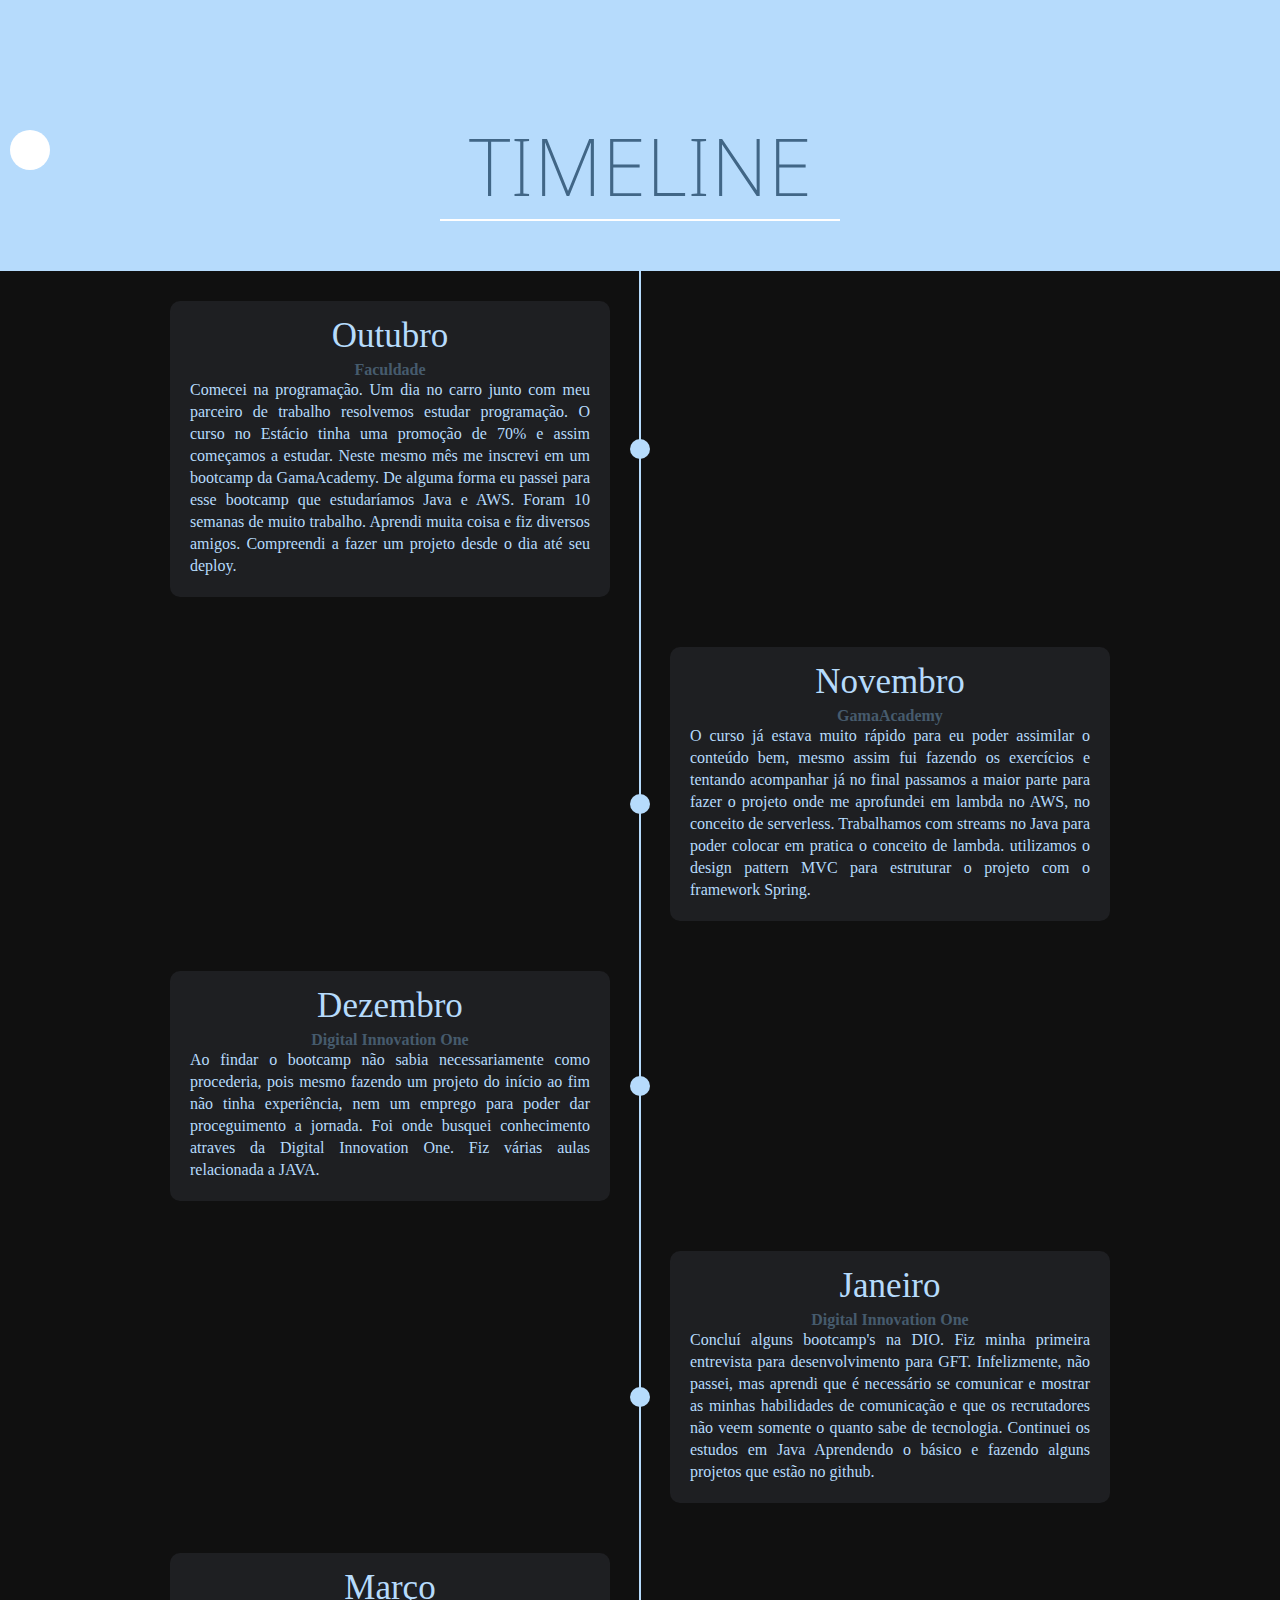
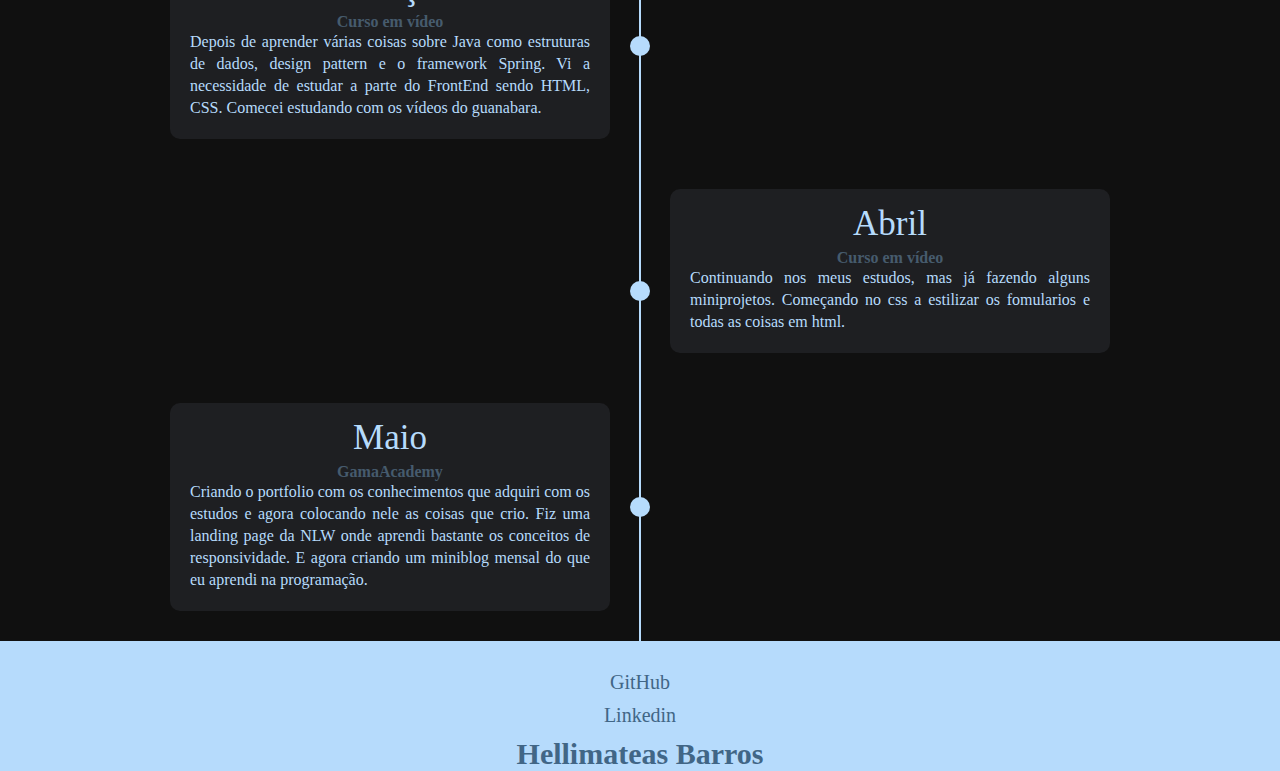
<file: index.html>
<!DOCTYPE html>
<html lang="en">
<head>
  <meta charset="UTF-8">
  <meta http-equiv="X-UA-Compatible" content="IE=edge">
  <meta name="viewport" content="width=device-width, initial-scale=1.0">
  <title>Timeline</title>
  <link rel="stylesheet" href="style.css">
  <link rel="stylesheet" href="https://unicons.iconscout.com/release/v4.0.0/css/line.css">
</head>
<body>
  
  <header>
    <a class="voltar" href="https://hellimateas.github.io/portfolio"><i class="uil uil-arrow-left"></i></a>
    <h1>Timeline</h1>
    <span class="linha"></span>
  </header>

  
  <div class="container">
    <div class="timeline">
      <ul>
        <li>
          
            <div class="bloco">
              <h2>Outubro</h2>
              <h4>Faculdade</h4>
              <p>Comecei na programação. Um dia no carro junto com meu parceiro de trabalho resolvemos estudar programação.
                O curso no Estácio tinha uma promoção de 70% e assim começamos a estudar. Neste mesmo mês me inscrevi em um bootcamp da GamaAcademy.
                De alguma forma eu passei para esse bootcamp que estudaríamos Java e AWS. Foram 10 semanas de muito trabalho. Aprendi muita coisa e fiz
                diversos amigos. Compreendi a fazer um projeto desde o dia até seu deploy.</p>
            </div>
          
        </li>
        <li>
            <div class="bloco">
              <h2>Novembro</h2>
              <h4>GamaAcademy</h4>
              <p>O curso já estava muito rápido para eu poder assimilar o conteúdo bem, mesmo assim fui fazendo os exercícios e tentando acompanhar já no final passamos a maior parte para fazer o projeto onde me aprofundei em lambda no AWS, no conceito de serverless. Trabalhamos com streams no Java para poder colocar em pratica o conceito de lambda. utilizamos o design pattern MVC para estruturar o projeto com o framework Spring.</p>
            </div>
        </li>
        <li>
            <div class="bloco">
              <h2>Dezembro</h2>
              <h4>Digital Innovation One</h4>
              <p>Ao findar o bootcamp não sabia necessariamente como procederia, pois mesmo fazendo um projeto do início ao fim não tinha experiência,
                nem um emprego para poder dar proceguimento a jornada. Foi onde busquei conhecimento atraves da Digital Innovation One. Fiz várias
                aulas relacionada a JAVA.</p>
            </div>
        </li>
        <li>
            <div class="bloco">
              <h2>Janeiro</h2>
              <h4>Digital Innovation One</h4>
              <p>Concluí alguns bootcamp's na DIO. Fiz minha primeira entrevista para desenvolvimento para GFT. Infelizmente, não passei, mas aprendi
                que é necessário se comunicar e mostrar as minhas habilidades de comunicação e que os recrutadores não veem somente o quanto sabe de
                tecnologia. Continuei os estudos em Java Aprendendo o básico e fazendo alguns projetos que estão no github.</p>
            </div>
        </li>
        <li>
            <div class="bloco">
              <h2>Março</h2>
              <h4>Curso em vídeo</h4>
              <p>Depois de aprender várias coisas sobre Java como estruturas de dados, design pattern e o framework Spring. Vi a necessidade de estudar
                a parte do FrontEnd sendo HTML, CSS. Comecei estudando com os vídeos do guanabara.</p>
            </div>
        </li>
        <li>
            <div class="bloco">
              <h2>Abril</h2>
              <h4>Curso em vídeo</h4>
              <p> Continuando nos meus estudos, mas já fazendo alguns miniprojetos. Começando no css a estilizar os fomularios e todas as coisas em html.</p>
            </div>
        </li>
        <li>
            <div class="bloco">
              <h2>Maio</h2>
              <h4>GamaAcademy</h4>
              <p>Criando o portfolio com os conhecimentos que adquiri com os estudos e agora colocando nele as coisas que crio. Fiz uma landing page da NLW
                onde aprendi bastante os conceitos de responsividade. E agora criando um miniblog mensal do que eu aprendi na programação.</p>
            </div>
        </li>
      </ul>
    </div>
  </div>
  

  <footer>
    <a href="http://github.com/hellimateas">GitHub</a>
    <a href="http://www.linkedin.com/in/hellimateas">Linkedin</a>
    <p>Hellimateas Barros</p>
  </footer>
</body>
</html>
</file>
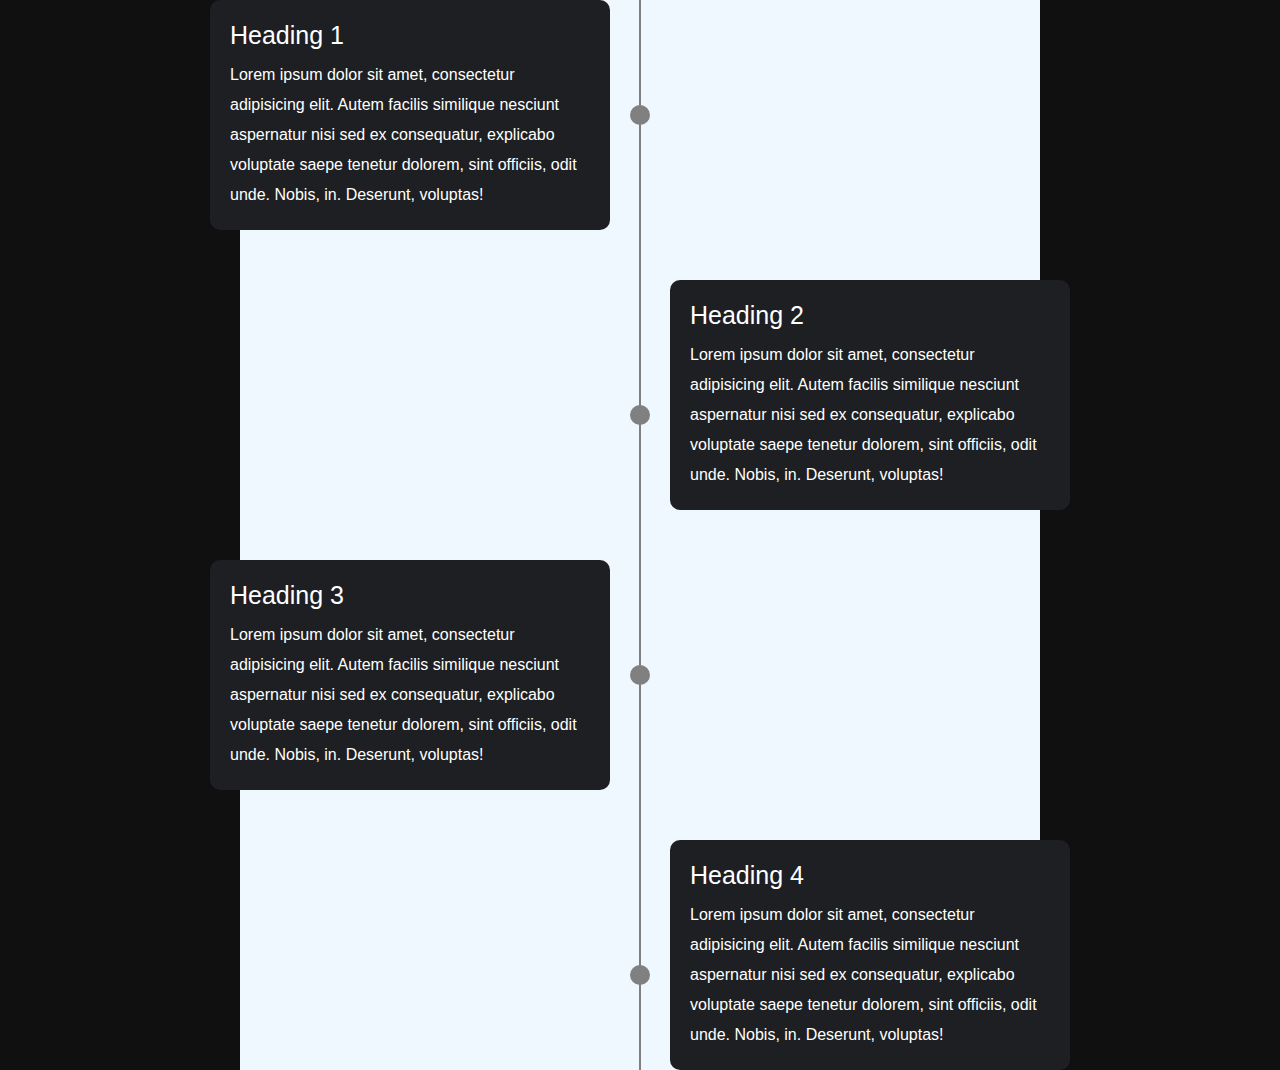
<file: exe.html>
<!DOCTYPE html>
<html lang="en">
<head>
  <meta charset="UTF-8">
  <meta http-equiv="X-UA-Compatible" content="IE=edge">
  <meta name="viewport" content="width=device-width, initial-scale=1.0">
  <title>Document</title>
  <link rel="stylesheet" href="estilo.css">
</head>
<body>
  <div class="container">
    <div class="timeline">
      <ul>
        <li>
          <div class="timeline-content">
            <h1>Heading 1</h1>
            <p>Lorem ipsum dolor sit amet, consectetur adipisicing elit. Autem facilis similique nesciunt aspernatur nisi sed ex consequatur, explicabo voluptate saepe tenetur dolorem, sint officiis, odit unde. Nobis, in. Deserunt, voluptas!</p>
          </div>
        </li>

        <li>
          <div class="timeline-content">
            <h1>Heading 2</h1>
            <p>Lorem ipsum dolor sit amet, consectetur adipisicing elit. Autem facilis similique nesciunt aspernatur nisi sed ex consequatur, explicabo voluptate saepe tenetur dolorem, sint officiis, odit unde. Nobis, in. Deserunt, voluptas!</p>
          </div>
        </li>

        <li>
          <div class="timeline-content">
            <h1>Heading 3</h1>
            <p>Lorem ipsum dolor sit amet, consectetur adipisicing elit. Autem facilis similique nesciunt aspernatur nisi sed ex consequatur, explicabo voluptate saepe tenetur dolorem, sint officiis, odit unde. Nobis, in. Deserunt, voluptas!</p>
          </div>
        </li>

        <li>
          <div class="timeline-content">
            <h1>Heading 4</h1>
            <p>Lorem ipsum dolor sit amet, consectetur adipisicing elit. Autem facilis similique nesciunt aspernatur nisi sed ex consequatur, explicabo voluptate saepe tenetur dolorem, sint officiis, odit unde. Nobis, in. Deserunt, voluptas!</p>
          </div>
        </li>
      </ul>
    </div>
  </div>
</body>
</html>
</file>
<file: style.css>
@import url('https://fonts.googleapis.com/css2?family=Noto+Sans:ital,wght@0,100;0,200;0,300;0,400;0,500;0,600;0,700;0,800;0,900;1,100;1,200;1,300;1,400;1,500;1,600;1,700;1,800;1,900&family=Shadows+Into+Light&display=swap');

:root{
  --hue-color: 208; /*Purple 250 - Green 142 - Blue 230 - Pink 340*/
  --backcolor: hsl(var(--hue-color), 35%, 39%);
  --first-color-lighter: hsl(var(--hue-color), 92%, 85%);
  --background: hsl(var(--hue-color), 22%, 35%);
}

*{
  padding: 0;
  margin: 0;
}

.container{
  min-height: 100vh;
  width: 100%;
  display: flex;
  justify-content: center;
  align-items: center;
  background-color: #101010;
}

.timeline{
  width: 80%;
  height: auto;
  max-width: 800px;
  margin: 0 auto;
  position: relative;
}

/* --------- HEADER ----------- */

header{
  background-color: var(--first-color-lighter);
  text-align: center;
  padding: 50px 0;
}

h1{
  color: var(--backcolor);
  font-family: "Noto Sans";
  font-weight: 200;
  text-transform: uppercase;
  font-size: 80px;
  
}

.linha{
  border-bottom: 2px solid white;
  width: 25rem;
  display: block;
  
  margin: auto;
}
i{
  font-size:30px;
}

.voltar{
  display: flex;
}

a .uil-arrow-left{
  background-color: white;
  border-radius: 50%;
  display: flex;
  width: 40px;
  height: 40px;
  transform: translateX(-40px);
  transform: translateY(70px);
  justify-content: center;
  align-items: center;
}

header a{
  text-decoration: none;
  padding: 10px;
  display: inline-block;
  color: var(--backcolor);
}

/* ---------- MAIN ------------- */



.timeline ul{
  list-style: none;
}

.timeline ul li{
  padding: 20px;
  background-color: #1e1f22;
  color: var(--first-color-lighter);
  border-radius: 10px;
  margin-bottom: 20px;
}

.timeline ul li:last-child{
  margin-bottom: 30px;
}
.timeline ul li:first-child{
  margin-top: 30px;
}

.bloco h2{
  font-size: 35px;
  text-align: center;
  font-weight: 500;
  line-height: 30px;
  margin-bottom: 10px;
}
.bloco h4{
  color: var(--background);
  text-align: center;
}

.bloco p{
  font-size: 1rem;
  line-height: 22px;
  font-weight: 300;
  text-align: justify;
}

@media only screen and (min-width: 768px){
  .timeline::before{
    content: '';
    position: absolute;
    height: 100%;
    width: 2px;
    left: 50%;
    transform: translateX(-50%);
    background-color: var(--first-color-lighter);
  }
  .timeline ul li{
    width: 50%;
    margin-bottom: 50px;
    position: relative;
  }

  .timeline ul li:nth-child(odd){
    float: left;
    clear: right;
    transform: translateX(-70px);
  }

  .timeline ul li:nth-child(even){
    float: right;
    clear: left;
    transform: translateX(70px);
  }

  .timeline ul li::after{
    content: '';
    position: absolute;
    height: 20px;
    width: 20px;
    background-color: var(--first-color-lighter);
    border-radius: 50%;
    top: 50%;
  }
  .timeline ul li:nth-child(odd)::after{
    transform: translate(50%,-50%);
    right: -30px;
  }
  .timeline ul li:nth-child(even)::after{
    transform: translate(-50%,50%);
    left: -30px;
  }



}

footer{
  background-color: var(--first-color-lighter);
  color: var(--backcolor);
  align-items: center;
  justify-content: center;
  display: flex;
  flex-direction: column;
}
footer a{
  text-decoration: none;
  color: var(--backcolor);
  font-size: 20px;
  padding-bottom: 10px;
}

footer a:first-child{
  margin-top: 30px;
}

footer a:hover{
  background-color: #101010;
  color: white;
  padding: 5px;
  border-radius: 10px;
  transition: 200ms;
}

footer p{
  font-size: 30px;
  font-weight: 600;
}
</file>
<file: estilo.css>
*{
  padding: 0;
  margin: 0;
  box-sizing: border-box;
}

html{
  font-family: Arial, Helvetica, sans-serif;
  color: white;
}

.container{
  min-height: 100vh;
  width: 100%;
  display: flex;
  justify-content: center;
  align-items: center;
  background-color: #101010;
}

.timeline{
  width: 80%;
  height: auto;
  background-color: aliceblue;
  max-width: 800px;
  margin: 0 auto;
  position: relative;
}

.timeline ul{
  list-style: none;
}

.timeline ul li{
  padding: 20px;
  background-color: #1e1f22;
  color: white;
  border-radius: 10px;
  margin-bottom: 20px;
}

.timeline ul li:last-child{
  margin-bottom: 0;
}

.timeline-content h1{
    font-size: 25px;
    font-weight: 500;
    line-height: 30px;
    margin-bottom: 10px;
}

.timeline-content p{
  font-size: 16px;
  line-height: 30px;
  font-weight: 300;
}

@media only screen and (min-width: 768px){

  .timeline::before{
    content: '';
    position: absolute;
    height: 100%;
    width: 2px;
    left: 50%;
    transform: translateX(-50%);
    background-color: gray;
  }
  .timeline ul li{
    width: 50%;
    margin-bottom: 50px;
    position: relative;
  }
  .timeline ul li:nth-child(odd){
    float: left;
    clear: right;
    transform: translateX(-30px);
  }
  .timeline ul li:nth-child(even){
    float: right;
    clear: left;
    transform: translateX(30px);
  }

  .timeline ul li::after{
    content: '';
    position: absolute;
    height: 20px;
    width: 20px;
    background-color: gray;
    border-radius: 50%;
    top: 50%
  }

  .timeline ul li:nth-child(odd)::after{
    transform: translate(50%,-50%);
    right: -30px;
  }
  .timeline ul li:nth-child(even)::after{
    transform: translate(-50%,50%);
    left: -30px;
  }
}
</file>
